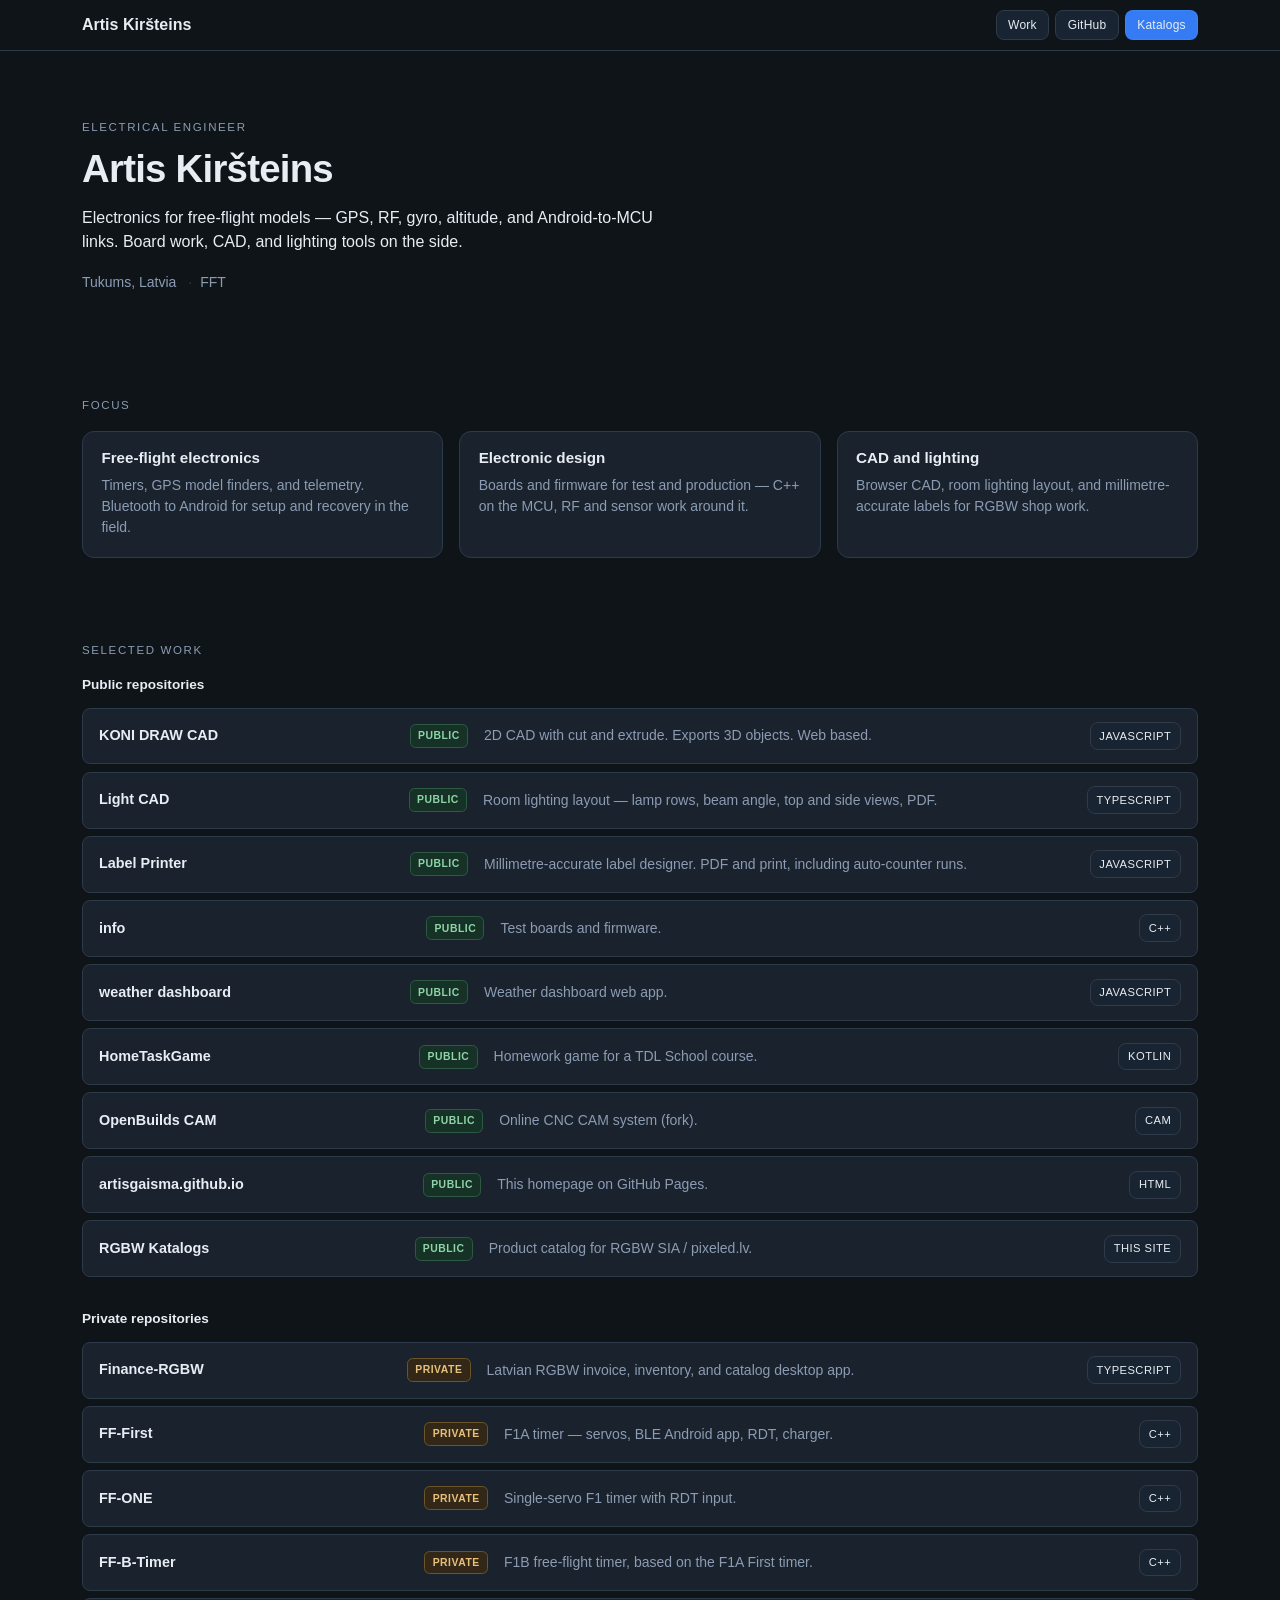
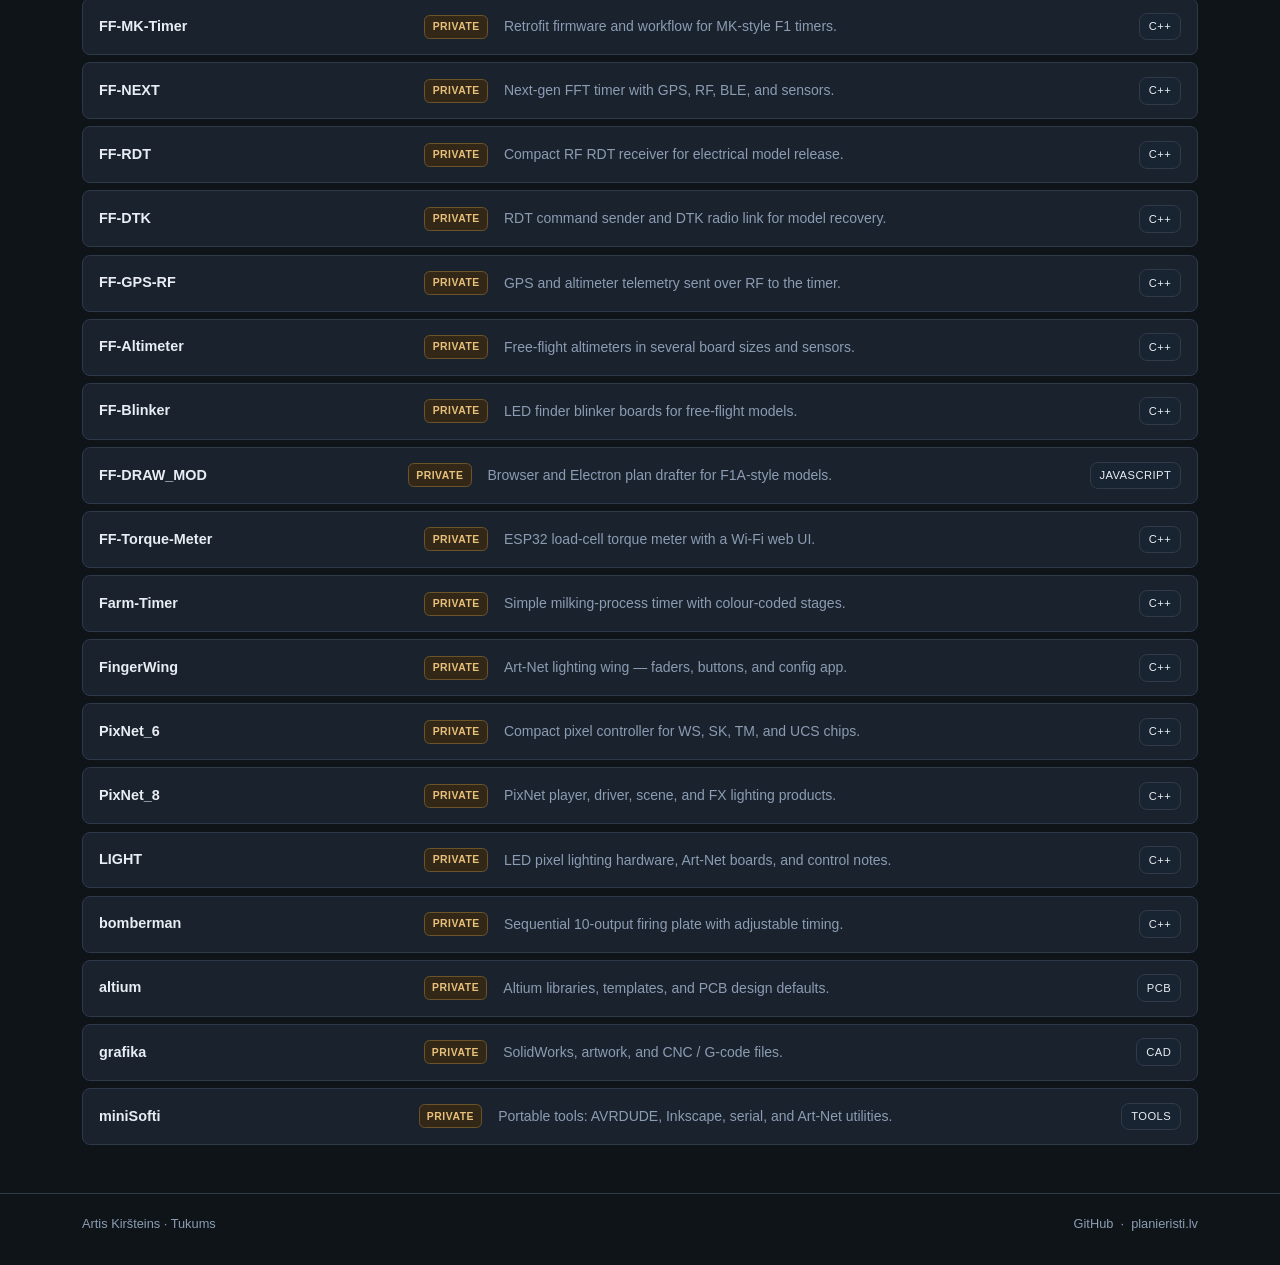
<file: index.html>
<!doctype html>
<html lang="en">
  <head>
    <meta charset="utf-8" />
    <meta name="viewport" content="width=device-width, initial-scale=1" />
    <meta name="color-scheme" content="dark" />
    <title>Artis Kiršteins</title>
    <meta
      name="description"
      content="Electrical engineer. Free-flight model electronics, electronic design, CAD and lighting tools."
    />
    <style>
      html,
      body {
        background: #0f1419 !important;
        color: #e8edf4 !important;
      }
    </style>
    <link
      href="https://cdn.jsdelivr.net/npm/bootstrap@5.3.3/dist/css/bootstrap.min.css"
      rel="stylesheet"
    />
    <link rel="stylesheet" href="css/styles.css?v=4" />
  </head>
  <body>
    <header class="site-header">
      <nav class="navbar navbar-expand-md" data-bs-theme="dark">
        <div class="container">
          <a class="navbar-brand brand mb-0" href="#">Artis Kiršteins</a>
          <button
            class="navbar-toggler"
            type="button"
            data-bs-toggle="collapse"
            data-bs-target="#nav"
            aria-controls="nav"
            aria-expanded="false"
            aria-label="Menu"
          >
            <span class="navbar-toggler-icon"></span>
          </button>
          <div class="collapse navbar-collapse justify-content-end" id="nav">
            <div class="navbar-nav nav-pills-row">
              <a class="nav-link nav-pill" href="#work">Work</a>
              <a class="nav-link nav-pill" href="https://github.com/artisgaisma">GitHub</a>
              <a class="nav-link nav-pill nav-pill-accent" href="katalogs/">Katalogs</a>
            </div>
          </div>
        </div>
      </nav>
    </header>

    <main>
      <section class="hero">
        <div class="container">
          <p class="kicker">Electrical engineer</p>
          <h1>Artis Kiršteins</h1>
          <p class="lede">
            Electronics for free-flight models — GPS, RF, gyro, altitude, and
            Android-to-MCU links. Board work, CAD, and lighting tools on the side.
          </p>
          <p class="meta">
            <span>Tukums, Latvia</span>
            <span>FFT</span>
          </p>
        </div>
      </section>

      <section id="focus">
        <div class="container">
          <p class="section-label">Focus</p>
          <div class="row g-3">
            <div class="col-md-4">
              <div class="focus-card">
                <h2>Free-flight electronics</h2>
                <p>
                  Timers, GPS model finders, and telemetry. Bluetooth to Android
                  for setup and recovery in the field.
                </p>
              </div>
            </div>
            <div class="col-md-4">
              <div class="focus-card">
                <h2>Electronic design</h2>
                <p>
                  Boards and firmware for test and production — C++ on the MCU,
                  RF and sensor work around it.
                </p>
              </div>
            </div>
            <div class="col-md-4">
              <div class="focus-card">
                <h2>CAD and lighting</h2>
                <p>
                  Browser CAD, room lighting layout, and millimetre-accurate
                  labels for RGBW shop work.
                </p>
              </div>
            </div>
          </div>
        </div>
      </section>

      <section id="work">
        <div class="container">
          <p class="section-label">Selected work</p>
          <p class="work-subhead">Public repositories</p>
          <div class="work-list">
            <a href="https://github.com/artisgaisma/KONI-DRAW-CAD">
              <span class="work-name">KONI DRAW CAD</span>
              <span class="work-vis work-vis-public">Public</span>
              <span class="work-note">2D CAD with cut and extrude. Exports 3D objects. Web based.</span>
              <span class="work-tag">JavaScript</span>
            </a>
            <a href="https://github.com/artisgaisma/Light-CAD">
              <span class="work-name">Light CAD</span>
              <span class="work-vis work-vis-public">Public</span>
              <span class="work-note">Room lighting layout — lamp rows, beam angle, top and side views, PDF.</span>
              <span class="work-tag">TypeScript</span>
            </a>
            <a href="https://github.com/artisgaisma/Label-Printer-RGBW">
              <span class="work-name">Label Printer</span>
              <span class="work-vis work-vis-public">Public</span>
              <span class="work-note">Millimetre-accurate label designer. PDF and print, including auto-counter runs.</span>
              <span class="work-tag">JavaScript</span>
            </a>
            <a href="https://github.com/artisgaisma/info">
              <span class="work-name">info</span>
              <span class="work-vis work-vis-public">Public</span>
              <span class="work-note">Test boards and firmware.</span>
              <span class="work-tag">C++</span>
            </a>
            <a href="https://github.com/artisgaisma/weather_dashboard_01">
              <span class="work-name">weather dashboard</span>
              <span class="work-vis work-vis-public">Public</span>
              <span class="work-note">Weather dashboard web app.</span>
              <span class="work-tag">JavaScript</span>
            </a>
            <a href="https://github.com/artisgaisma/HomeTaskGame">
              <span class="work-name">HomeTaskGame</span>
              <span class="work-vis work-vis-public">Public</span>
              <span class="work-note">Homework game for a TDL School course.</span>
              <span class="work-tag">Kotlin</span>
            </a>
            <a href="https://github.com/artisgaisma/OpenBuilds-CAM">
              <span class="work-name">OpenBuilds CAM</span>
              <span class="work-vis work-vis-public">Public</span>
              <span class="work-note">Online CNC CAM system (fork).</span>
              <span class="work-tag">CAM</span>
            </a>
            <a href="https://github.com/artisgaisma/artisgaisma.github.io">
              <span class="work-name">artisgaisma.github.io</span>
              <span class="work-vis work-vis-public">Public</span>
              <span class="work-note">This homepage on GitHub Pages.</span>
              <span class="work-tag">HTML</span>
            </a>
            <a href="katalogs/">
              <span class="work-name">RGBW Katalogs</span>
              <span class="work-vis work-vis-public">Public</span>
              <span class="work-note">Product catalog for RGBW SIA / pixeled.lv.</span>
              <span class="work-tag">This site</span>
            </a>
          </div>
          <p class="work-subhead">Private repositories</p>
          <div class="work-list">
            <a href="https://github.com/artisgaisma/Finance-RGBW">
              <span class="work-name">Finance-RGBW</span>
              <span class="work-vis work-vis-private">Private</span>
              <span class="work-note">Latvian RGBW invoice, inventory, and catalog desktop app.</span>
              <span class="work-tag">TypeScript</span>
            </a>
            <a href="https://github.com/artisgaisma/FF-First">
              <span class="work-name">FF-First</span>
              <span class="work-vis work-vis-private">Private</span>
              <span class="work-note">F1A timer — servos, BLE Android app, RDT, charger.</span>
              <span class="work-tag">C++</span>
            </a>
            <a href="https://github.com/artisgaisma/FF-ONE">
              <span class="work-name">FF-ONE</span>
              <span class="work-vis work-vis-private">Private</span>
              <span class="work-note">Single-servo F1 timer with RDT input.</span>
              <span class="work-tag">C++</span>
            </a>
            <a href="https://github.com/artisgaisma/FF-B-Timer">
              <span class="work-name">FF-B-Timer</span>
              <span class="work-vis work-vis-private">Private</span>
              <span class="work-note">F1B free-flight timer, based on the F1A First timer.</span>
              <span class="work-tag">C++</span>
            </a>
            <a href="https://github.com/artisgaisma/FF-MK-Timer">
              <span class="work-name">FF-MK-Timer</span>
              <span class="work-vis work-vis-private">Private</span>
              <span class="work-note">Retrofit firmware and workflow for MK-style F1 timers.</span>
              <span class="work-tag">C++</span>
            </a>
            <a href="https://github.com/artisgaisma/FF-NEXT">
              <span class="work-name">FF-NEXT</span>
              <span class="work-vis work-vis-private">Private</span>
              <span class="work-note">Next-gen FFT timer with GPS, RF, BLE, and sensors.</span>
              <span class="work-tag">C++</span>
            </a>
            <a href="https://github.com/artisgaisma/FF-RDT">
              <span class="work-name">FF-RDT</span>
              <span class="work-vis work-vis-private">Private</span>
              <span class="work-note">Compact RF RDT receiver for electrical model release.</span>
              <span class="work-tag">C++</span>
            </a>
            <a href="https://github.com/artisgaisma/FF-DTK">
              <span class="work-name">FF-DTK</span>
              <span class="work-vis work-vis-private">Private</span>
              <span class="work-note">RDT command sender and DTK radio link for model recovery.</span>
              <span class="work-tag">C++</span>
            </a>
            <a href="https://github.com/artisgaisma/FF-GPS-RF">
              <span class="work-name">FF-GPS-RF</span>
              <span class="work-vis work-vis-private">Private</span>
              <span class="work-note">GPS and altimeter telemetry sent over RF to the timer.</span>
              <span class="work-tag">C++</span>
            </a>
            <a href="https://github.com/artisgaisma/FF-Altimeter">
              <span class="work-name">FF-Altimeter</span>
              <span class="work-vis work-vis-private">Private</span>
              <span class="work-note">Free-flight altimeters in several board sizes and sensors.</span>
              <span class="work-tag">C++</span>
            </a>
            <a href="https://github.com/artisgaisma/FF-Blinker">
              <span class="work-name">FF-Blinker</span>
              <span class="work-vis work-vis-private">Private</span>
              <span class="work-note">LED finder blinker boards for free-flight models.</span>
              <span class="work-tag">C++</span>
            </a>
            <a href="https://github.com/artisgaisma/FF-DRAW_MOD">
              <span class="work-name">FF-DRAW_MOD</span>
              <span class="work-vis work-vis-private">Private</span>
              <span class="work-note">Browser and Electron plan drafter for F1A-style models.</span>
              <span class="work-tag">JavaScript</span>
            </a>
            <a href="https://github.com/artisgaisma/FF-Torque-Meter">
              <span class="work-name">FF-Torque-Meter</span>
              <span class="work-vis work-vis-private">Private</span>
              <span class="work-note">ESP32 load-cell torque meter with a Wi-Fi web UI.</span>
              <span class="work-tag">C++</span>
            </a>
            <a href="https://github.com/artisgaisma/Farm-Timer">
              <span class="work-name">Farm-Timer</span>
              <span class="work-vis work-vis-private">Private</span>
              <span class="work-note">Simple milking-process timer with colour-coded stages.</span>
              <span class="work-tag">C++</span>
            </a>
            <a href="https://github.com/artisgaisma/FingerWing">
              <span class="work-name">FingerWing</span>
              <span class="work-vis work-vis-private">Private</span>
              <span class="work-note">Art-Net lighting wing — faders, buttons, and config app.</span>
              <span class="work-tag">C++</span>
            </a>
            <a href="https://github.com/artisgaisma/PixNet_6">
              <span class="work-name">PixNet_6</span>
              <span class="work-vis work-vis-private">Private</span>
              <span class="work-note">Compact pixel controller for WS, SK, TM, and UCS chips.</span>
              <span class="work-tag">C++</span>
            </a>
            <a href="https://github.com/artisgaisma/PixNet_8">
              <span class="work-name">PixNet_8</span>
              <span class="work-vis work-vis-private">Private</span>
              <span class="work-note">PixNet player, driver, scene, and FX lighting products.</span>
              <span class="work-tag">C++</span>
            </a>
            <a href="https://github.com/artisgaisma/LIGHT">
              <span class="work-name">LIGHT</span>
              <span class="work-vis work-vis-private">Private</span>
              <span class="work-note">LED pixel lighting hardware, Art-Net boards, and control notes.</span>
              <span class="work-tag">C++</span>
            </a>
            <a href="https://github.com/artisgaisma/bomberman">
              <span class="work-name">bomberman</span>
              <span class="work-vis work-vis-private">Private</span>
              <span class="work-note">Sequential 10-output firing plate with adjustable timing.</span>
              <span class="work-tag">C++</span>
            </a>
            <a href="https://github.com/artisgaisma/altium">
              <span class="work-name">altium</span>
              <span class="work-vis work-vis-private">Private</span>
              <span class="work-note">Altium libraries, templates, and PCB design defaults.</span>
              <span class="work-tag">PCB</span>
            </a>
            <a href="https://github.com/artisgaisma/grafika">
              <span class="work-name">grafika</span>
              <span class="work-vis work-vis-private">Private</span>
              <span class="work-note">SolidWorks, artwork, and CNC / G-code files.</span>
              <span class="work-tag">CAD</span>
            </a>
            <a href="https://github.com/artisgaisma/miniSofti">
              <span class="work-name">miniSofti</span>
              <span class="work-vis work-vis-private">Private</span>
              <span class="work-note">Portable tools: AVRDUDE, Inkscape, serial, and Art-Net utilities.</span>
              <span class="work-tag">Tools</span>
            </a>
          </div>
        </div>
      </section>
    </main>

    <footer class="site-footer">
      <div class="container d-flex flex-wrap justify-content-between gap-2">
        <span>Artis Kiršteins · Tukums</span>
        <span>
          <a href="https://github.com/artisgaisma">GitHub</a>
          &nbsp;·&nbsp;
          <a href="https://www.planieristi.lv">planieristi.lv</a>
        </span>
      </div>
    </footer>

    <script src="https://cdn.jsdelivr.net/npm/bootstrap@5.3.3/dist/js/bootstrap.bundle.min.js"></script>
  </body>
</html>
</file>
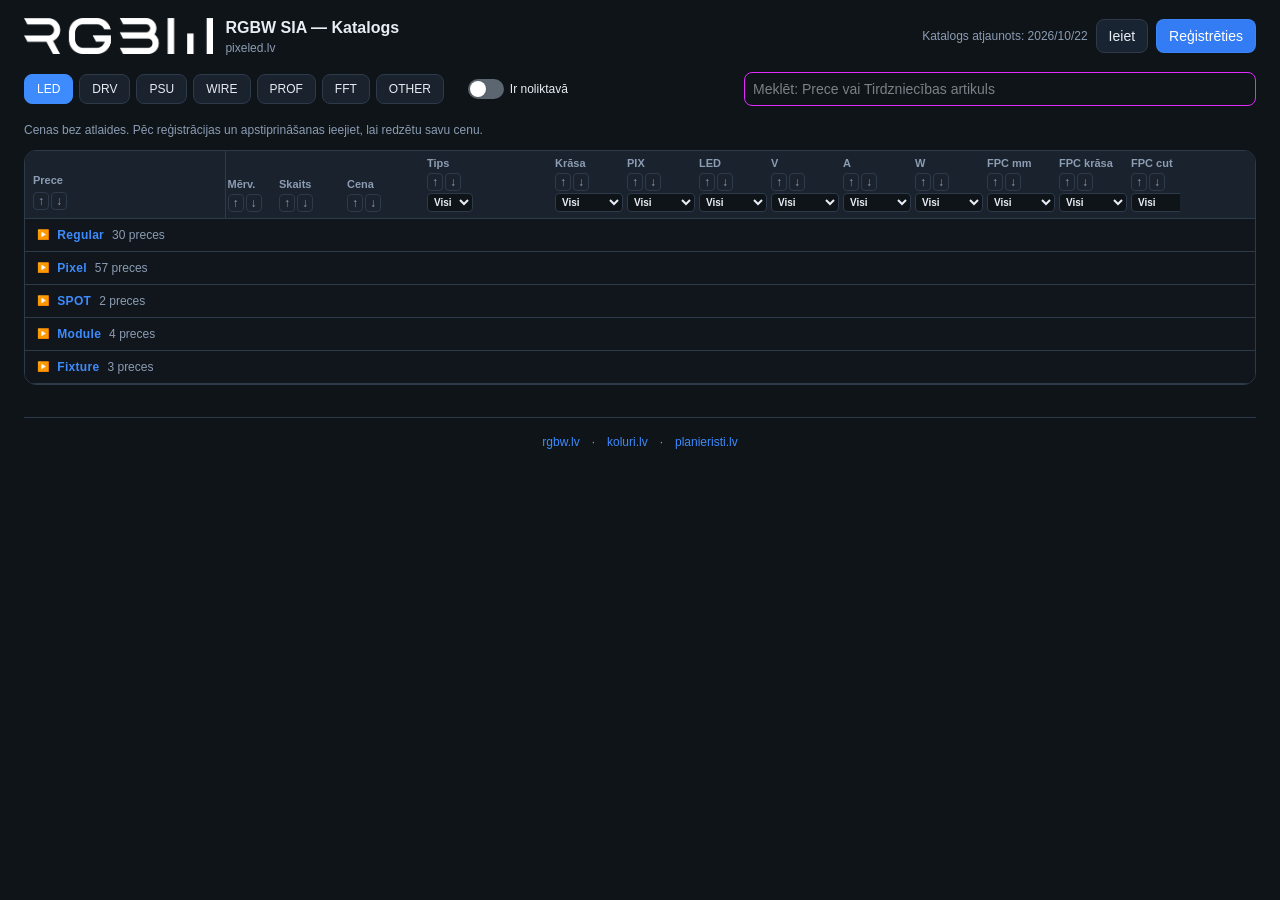
<file: katalogs/index.html>
<!doctype html>
<html lang="lv">
  <head>
    <meta charset="UTF-8" />
    <meta name="viewport" content="width=device-width, initial-scale=1, viewport-fit=cover" />
    <title>RGBW — Katalogs</title>
    <script type="module" crossorigin src="/katalogs/assets/index-CLmiwscr.js"></script>
    <link rel="stylesheet" crossorigin href="/katalogs/assets/index-CoXxeTsY.css">
  </head>
  <body class="min-h-screen antialiased font-sans text-[15px]">
    <div id="root"></div>
  </body>
</html>
</file>
<file: css/styles.css>
:root {
  --bg: #0f1419;
  --surface: #1a222d;
  --border: #2d3a4a;
  --text: #e8edf4;
  --muted: #8b9cb3;
  --accent: #3d8bfd;
  --btn: #182432;
  --btn-border: #303a49;
  --bs-body-bg: #0f1419;
  --bs-body-color: #e8edf4;
}

html {
  scroll-behavior: smooth;
  background: #0f1419;
}

body {
  font-family: -apple-system, BlinkMacSystemFont, "Segoe UI", Roboto, "Helvetica Neue",
    "Noto Sans", Arial, sans-serif;
  background: #0f1419 !important;
  color: #e8edf4 !important;
  font-size: 15px;
  line-height: 1.5;
  -webkit-font-smoothing: antialiased;
}

a {
  color: var(--accent);
  text-decoration: none;
}

a:hover {
  color: #6aa8ff;
}

.site-header {
  border-bottom: 1px solid var(--border);
  background: var(--bg);
}

.brand {
  font-weight: 600;
  font-size: 1rem;
  color: var(--text);
  text-decoration: none;
}

.brand:hover {
  color: var(--text);
}

.nav-pills-row {
  flex-direction: row;
  flex-wrap: wrap;
  gap: 0.4rem;
  align-items: center;
}

.nav-link.nav-pill {
  color: var(--text) !important;
  background: var(--btn);
  border: 1px solid var(--btn-border);
  border-radius: 0.5rem;
  font-size: 0.75rem;
  font-weight: 500;
  letter-spacing: 0.02em;
  text-transform: none;
  padding: 0.4rem 0.7rem !important;
  margin: 0;
  line-height: 1.25;
  transition: border-color 0.12s, background-color 0.12s, color 0.12s;
}

.nav-link.nav-pill:hover,
.nav-link.nav-pill:focus {
  color: var(--text) !important;
  background: #1a2736;
  border-color: #ffffff7c;
}

.nav-pill-accent {
  background: color-mix(in srgb, var(--accent) 75%, #1d4ed8) !important;
  border-color: color-mix(in srgb, var(--accent) 65%, transparent) !important;
  color: #fff !important;
}

.nav-pill-accent:hover,
.nav-pill-accent:focus {
  background: var(--accent) !important;
  border-color: var(--accent) !important;
  color: #fff !important;
}

.navbar-toggler {
  border: 1px solid var(--border);
  border-radius: 0.5rem;
  padding: 0.3rem 0.45rem;
}

.navbar-toggler:focus {
  box-shadow: 0 0 0 2px color-mix(in srgb, var(--accent) 50%, transparent);
}

.hero {
  padding: 4.25rem 0 3.25rem;
}

.kicker {
  font-size: 0.72rem;
  letter-spacing: 0.14em;
  text-transform: uppercase;
  color: var(--muted);
  margin-bottom: 0.7rem;
}

.hero h1 {
  font-weight: 600;
  font-size: clamp(1.85rem, 4vw, 2.4rem);
  letter-spacing: -0.02em;
  line-height: 1.15;
  margin-bottom: 0.9rem;
}

.lede {
  font-size: 1rem;
  color: var(--text);
  max-width: 38rem;
  margin-bottom: 1.15rem;
}

.meta {
  color: var(--muted);
  font-size: 0.875rem;
}

.meta span + span::before {
  content: "·";
  margin: 0 0.5rem;
  color: var(--border);
}

section {
  padding: 2.25rem 0 3rem;
}

.section-label {
  font-size: 0.72rem;
  letter-spacing: 0.14em;
  text-transform: uppercase;
  color: var(--muted);
  margin-bottom: 1rem;
}

.focus-card {
  height: 100%;
  background: var(--surface);
  border: 1px solid var(--border);
  border-radius: 0.75rem;
  padding: 1.1rem 1.15rem 1.2rem;
}

.focus-card h2 {
  font-size: 0.95rem;
  font-weight: 600;
  margin-bottom: 0.45rem;
}

.focus-card p {
  color: var(--muted);
  font-size: 0.875rem;
  margin-bottom: 0;
}

.work-subhead {
  font-size: 0.85rem;
  font-weight: 600;
  color: var(--text);
  margin: 0 0 0.75rem;
}

.work-subhead + .work-list + .work-subhead {
  margin-top: 2rem;
}

.work-list {
  display: flex;
  flex-direction: column;
  gap: 0.45rem;
}

.work-list a {
  display: grid;
  grid-template-columns: minmax(9.5rem, 0.85fr) auto minmax(12rem, 1.7fr) auto;
  gap: 0.75rem 1rem;
  align-items: center;
  padding: 0.85rem 1rem;
  background: var(--surface);
  border: 1px solid var(--border);
  border-radius: 0.5rem;
  color: inherit;
  text-decoration: none;
  transition: border-color 0.12s, background-color 0.12s;
}

.work-list a:hover {
  border-color: var(--accent);
  background: color-mix(in srgb, var(--surface) 88%, var(--accent));
}

.work-list a:hover .work-name {
  color: var(--accent);
}

.work-name {
  font-weight: 600;
  font-size: 0.9rem;
}

.work-note {
  color: var(--muted);
  font-size: 0.875rem;
}

.work-vis {
  font-size: 0.65rem;
  font-weight: 600;
  letter-spacing: 0.05em;
  text-transform: uppercase;
  border-radius: 0.35rem;
  padding: 0.2rem 0.45rem;
  text-align: center;
  white-space: nowrap;
}

.work-vis-public {
  color: #8fd4a8;
  background: #163226;
  border: 1px solid #2d5a42;
}

.work-vis-private {
  color: #e8c07a;
  background: #332818;
  border: 1px solid #6b5428;
}

.work-tag {
  font-size: 0.7rem;
  font-weight: 500;
  letter-spacing: 0.04em;
  text-transform: uppercase;
  color: var(--text);
  background: var(--btn);
  border: 1px solid var(--btn-border);
  border-radius: 0.5rem;
  padding: 0.28rem 0.55rem;
  text-align: center;
  white-space: nowrap;
}

.site-footer {
  border-top: 1px solid var(--border);
  padding: 1.25rem 0 2rem;
  color: var(--muted);
  font-size: 0.8rem;
}

.site-footer a {
  color: var(--muted);
}

.site-footer a:hover {
  color: var(--accent);
}

@media (max-width: 767.98px) {
  .hero {
    padding: 2.75rem 0 2rem;
  }

  .navbar-collapse {
    padding-top: 0.75rem;
    padding-bottom: 0.5rem;
  }

  .work-list a {
    grid-template-columns: 1fr auto auto;
    grid-template-areas:
      "name vis tag"
      "note note note";
    gap: 0.3rem 0.75rem;
  }

  .work-name {
    grid-area: name;
  }

  .work-vis {
    grid-area: vis;
  }

  .work-note {
    grid-area: note;
  }

  .work-tag {
    grid-area: tag;
  }
}
</file>
<file: katalogs/assets/index-CoXxeTsY.css>
/*! tailwindcss v4.3.3 | MIT License | https://tailwindcss.com */@layer properties;@layer theme,base,components,utilities;@layer theme{:root,:host{--font-sans: -apple-system, BlinkMacSystemFont, "Segoe UI", Roboto, "Helvetica Neue", "Noto Sans", Arial, sans-serif, "Apple Color Emoji", "Segoe UI Emoji", "Segoe UI Symbol", "Noto Color Emoji";--font-mono: ui-monospace, SFMono-Regular, Menlo, Monaco, Consolas, "Liberation Mono", "Courier New", monospace;--color-red-300: oklch(80.8% .114 19.571);--color-red-400: oklch(70.4% .191 22.216);--color-red-900: oklch(39.6% .141 25.723);--color-red-950: oklch(25.8% .092 26.042);--color-orange-400: oklch(75% .183 55.934);--color-amber-300: oklch(87.9% .169 91.605);--color-amber-800: oklch(47.3% .137 46.201);--color-amber-950: oklch(27.9% .077 45.635);--color-emerald-400: oklch(76.5% .177 163.223);--color-blue-700: oklch(48.8% .243 264.376);--color-blue-950: oklch(28.2% .091 267.935);--color-fuchsia-500: oklch(66.7% .295 322.15);--color-fuchsia-700: oklch(51.8% .253 323.949);--color-fuchsia-950: oklch(29.3% .136 325.661);--color-black: #000;--color-white: #fff;--spacing: .25rem;--container-md: 28rem;--container-lg: 32rem;--container-4xl: 56rem;--text-xs: .75rem;--text-xs--line-height: calc(1 / .75);--text-sm: .875rem;--text-sm--line-height: calc(1.25 / .875);--text-base: 1rem;--text-base--line-height: 1.5 ;--text-lg: 1.125rem;--text-lg--line-height: calc(1.75 / 1.125);--text-xl: 1.25rem;--text-xl--line-height: calc(1.75 / 1.25);--font-weight-normal: 400;--font-weight-medium: 500;--font-weight-semibold: 600;--tracking-normal: 0em;--tracking-wide: .025em;--leading-tight: 1.25;--leading-snug: 1.375;--radius-lg: .5rem;--radius-xl: .75rem;--default-transition-duration: .15s;--default-transition-timing-function: cubic-bezier(.4, 0, .2, 1);--default-font-family: var(--font-sans);--default-mono-font-family: var(--font-mono)}}@layer base{*,:after,:before,::backdrop,::file-selector-button{box-sizing:border-box;margin:0;padding:0;border:0 solid}html,:host{line-height:1.5;-webkit-text-size-adjust:100%;-moz-tab-size:4;tab-size:4;font-family:var(--default-font-family, -apple-system, BlinkMacSystemFont, "Segoe UI", Roboto, "Helvetica Neue", "Noto Sans", Arial, sans-serif, "Apple Color Emoji", "Segoe UI Emoji", "Segoe UI Symbol", "Noto Color Emoji");font-feature-settings:var(--default-font-feature-settings, normal);font-variation-settings:var(--default-font-variation-settings, normal);-webkit-tap-highlight-color:transparent}hr{height:0;color:inherit;border-top-width:1px}abbr:where([title]){-webkit-text-decoration:underline dotted;text-decoration:underline dotted}h1,h2,h3,h4,h5,h6{font-size:inherit;font-weight:inherit}a{color:inherit;-webkit-text-decoration:inherit;text-decoration:inherit}b,strong{font-weight:bolder}code,kbd,samp,pre{font-family:var(--default-mono-font-family, ui-monospace, SFMono-Regular, Menlo, Monaco, Consolas, "Liberation Mono", "Courier New", monospace);font-feature-settings:var(--default-mono-font-feature-settings, normal);font-variation-settings:var(--default-mono-font-variation-settings, normal);font-size:1em}small{font-size:80%}sub,sup{font-size:75%;line-height:0;position:relative;vertical-align:baseline}sub{bottom:-.25em}sup{top:-.5em}table{text-indent:0;border-color:inherit;border-collapse:collapse}:-moz-focusring:where(:not(iframe)){outline:auto}progress{vertical-align:baseline}summary{display:list-item}ol,ul,menu{list-style:none}img,svg,video,canvas,audio,iframe,embed,object{display:block;vertical-align:middle}img,video{max-width:100%;height:auto}button,input,select,optgroup,textarea,::file-selector-button{font:inherit;font-feature-settings:inherit;font-variation-settings:inherit;letter-spacing:inherit;color:inherit;border-radius:0;background-color:transparent;opacity:1}:where(select:is([multiple],[size])) optgroup{font-weight:bolder}:where(select:is([multiple],[size])) optgroup option{padding-inline-start:20px}::file-selector-button{margin-inline-end:4px}::placeholder{opacity:1}@supports (not (-webkit-appearance: -apple-pay-button)) or (contain-intrinsic-size: 1px){::placeholder{color:currentcolor}@supports (color: color-mix(in lab,red,red)){::placeholder{color:color-mix(in oklab,currentcolor 50%,transparent)}}}textarea{resize:vertical}::-webkit-search-decoration{-webkit-appearance:none}::-webkit-date-and-time-value{min-height:1lh;text-align:inherit}::-webkit-datetime-edit{display:inline-flex}::-webkit-datetime-edit-fields-wrapper{padding:0}::-webkit-datetime-edit,::-webkit-datetime-edit-year-field,::-webkit-datetime-edit-month-field,::-webkit-datetime-edit-day-field,::-webkit-datetime-edit-hour-field,::-webkit-datetime-edit-minute-field,::-webkit-datetime-edit-second-field,::-webkit-datetime-edit-millisecond-field,::-webkit-datetime-edit-meridiem-field{padding-block:0}::-webkit-calendar-picker-indicator{line-height:1}:-moz-ui-invalid{box-shadow:none}button,input:where([type=button],[type=reset],[type=submit]),::file-selector-button{-webkit-appearance:button;-moz-appearance:button;appearance:button}::-webkit-inner-spin-button,::-webkit-outer-spin-button{height:auto}[hidden]:where(:not([hidden=until-found])){display:none!important}}@layer utilities{.sr-only{position:absolute;width:1px;height:1px;padding:0;margin:-1px;overflow:hidden;clip-path:inset(50%);white-space:nowrap;border-width:0}.absolute{position:absolute}.fixed{position:fixed}.relative{position:relative}.sticky{position:sticky}.inset-0{top:0;right:0;bottom:0;left:0}.top-0{top:0}.top-0\.5{top:calc(var(--spacing) * .5)}.right-0{right:0}.left-0{left:0}.left-0\.5{left:calc(var(--spacing) * .5)}.z-10{z-index:10}.z-20{z-index:20}.z-40{z-index:40}.z-50{z-index:50}.z-\[70\]{z-index:70}.order-1{order:1}.order-2{order:2}.-mx-0\.5{margin-inline:calc(var(--spacing) * -.5)}.mx-auto{margin-inline:auto}.my-4{margin-block:calc(var(--spacing) * 4)}.mt-0\.5{margin-top:calc(var(--spacing) * .5)}.mt-1{margin-top:var(--spacing)}.mt-6{margin-top:calc(var(--spacing) * 6)}.mt-8{margin-top:calc(var(--spacing) * 8)}.mb-3{margin-bottom:calc(var(--spacing) * 3)}.mb-4{margin-bottom:calc(var(--spacing) * 4)}.ml-0{margin-left:0}.ml-2{margin-left:calc(var(--spacing) * 2)}.box-border{box-sizing:border-box}.block{display:block}.flex{display:flex}.grid{display:grid}.hidden{display:none}.inline-flex{display:inline-flex}.table{display:table}.h-4{height:calc(var(--spacing) * 4)}.h-5{height:calc(var(--spacing) * 5)}.h-7{height:calc(var(--spacing) * 7)}.h-9{height:calc(var(--spacing) * 9)}.h-24{height:calc(var(--spacing) * 24)}.max-h-40{max-height:calc(var(--spacing) * 40)}.min-h-0{min-height:0px}.min-h-screen{min-height:100vh}.w-4{width:calc(var(--spacing) * 4)}.w-9{width:calc(var(--spacing) * 9)}.w-\[3\.25rem\]{width:3.25rem}.w-\[4\.25rem\]{width:4.25rem}.w-\[4\.75rem\]{width:4.75rem}.w-\[5rem\]{width:5rem}.w-\[8rem\]{width:8rem}.w-\[10\.5rem\]{width:10.5rem}.w-\[72px\]{width:72px}.w-\[200px\]{width:200px}.w-auto{width:auto}.w-full{width:100%}.max-w-4xl{max-width:var(--container-4xl)}.max-w-\[3\.25rem\]{max-width:3.25rem}.max-w-\[4\.25rem\]{max-width:4.25rem}.max-w-\[5rem\]{max-width:5rem}.max-w-\[7rem\]{max-width:7rem}.max-w-\[8rem\]{max-width:8rem}.max-w-\[72px\]{max-width:72px}.max-w-\[100vw\]{max-width:100vw}.max-w-\[120px\]{max-width:120px}.max-w-\[200px\]{max-width:200px}.max-w-\[240px\]{max-width:240px}.max-w-full{max-width:100%}.max-w-md{max-width:var(--container-md)}.min-w-0{min-width:0px}.min-w-\[3\.25rem\]{min-width:3.25rem}.min-w-\[4\.25rem\]{min-width:4.25rem}.min-w-\[4\.75rem\]{min-width:4.75rem}.min-w-\[5rem\]{min-width:5rem}.min-w-\[8rem\]{min-width:8rem}.min-w-\[12rem\]{min-width:12rem}.min-w-\[72px\]{min-width:72px}.min-w-\[200px\]{min-width:200px}.flex-1{flex:1}.shrink-0{flex-shrink:0}.basis-48{flex-basis:calc(var(--spacing) * 48)}.border-collapse{border-collapse:collapse}.cursor-default{cursor:default}.cursor-help{cursor:help}.cursor-pointer{cursor:pointer}.resize{resize:both}.flex-col{flex-direction:column}.flex-wrap{flex-wrap:wrap}.items-center{align-items:center}.items-start{align-items:flex-start}.justify-between{justify-content:space-between}.justify-center{justify-content:center}.justify-end{justify-content:flex-end}.gap-0\.5{gap:calc(var(--spacing) * .5)}.gap-1{gap:var(--spacing)}.gap-1\.5{gap:calc(var(--spacing) * 1.5)}.gap-2{gap:calc(var(--spacing) * 2)}.gap-3{gap:calc(var(--spacing) * 3)}.gap-4{gap:calc(var(--spacing) * 4)}:where(.space-y-2>:not(:last-child)){--tw-space-y-reverse: 0;margin-block-start:calc(calc(var(--spacing) * 2) * var(--tw-space-y-reverse));margin-block-end:calc(calc(var(--spacing) * 2) * calc(1 - var(--tw-space-y-reverse)))}.gap-x-3{column-gap:calc(var(--spacing) * 3)}.gap-y-1{row-gap:var(--spacing)}.truncate{overflow:hidden;text-overflow:ellipsis;white-space:nowrap}.overflow-hidden{overflow:hidden}.overflow-x-auto{overflow-x:auto}.overflow-y-auto{overflow-y:auto}.rounded{border-radius:.25rem}.rounded-full{border-radius:calc(infinity * 1px)}.rounded-lg{border-radius:var(--radius-lg)}.rounded-xl{border-radius:var(--radius-xl)}.border{border-style:var(--tw-border-style);border-width:1px}.border-0{border-style:var(--tw-border-style);border-width:0px}.border-y{border-block-style:var(--tw-border-style);border-block-width:1px}.border-t{border-top-style:var(--tw-border-style);border-top-width:1px}.border-r{border-right-style:var(--tw-border-style);border-right-width:1px}.border-b{border-bottom-style:var(--tw-border-style);border-bottom-width:1px}.border-l{border-left-style:var(--tw-border-style);border-left-width:1px}.border-\[var\(--accent\)\]{border-color:var(--accent)}.border-\[var\(--border\)\]{border-color:var(--border)}.border-fuchsia-500{border-color:var(--color-fuchsia-500)}.bg-\[\#5c6670\]{background-color:#5c6670}.bg-\[\#232a33\]{background-color:#232a33}.bg-\[var\(--accent\)\]{background-color:var(--accent)}.bg-\[var\(--accent\)\]\/15{background-color:var(--accent)}@supports (color: color-mix(in lab,red,red)){.bg-\[var\(--accent\)\]\/15{background-color:color-mix(in oklab,var(--accent) 15%,transparent)}}.bg-\[var\(--bg\)\]{background-color:var(--bg)}.bg-\[var\(--bg\)\]\/85{background-color:var(--bg)}@supports (color: color-mix(in lab,red,red)){.bg-\[var\(--bg\)\]\/85{background-color:color-mix(in oklab,var(--bg) 85%,transparent)}}.bg-\[var\(--surface\)\]{background-color:var(--surface)}.bg-amber-950\/35{background-color:color-mix(in srgb,oklch(27.9% .077 45.635) 35%,transparent)}@supports (color: color-mix(in lab,red,red)){.bg-amber-950\/35{background-color:color-mix(in oklab,var(--color-amber-950) 35%,transparent)}}.bg-black\/55{background-color:color-mix(in srgb,#000 55%,transparent)}@supports (color: color-mix(in lab,red,red)){.bg-black\/55{background-color:color-mix(in oklab,var(--color-black) 55%,transparent)}}.bg-black\/60{background-color:color-mix(in srgb,#000 60%,transparent)}@supports (color: color-mix(in lab,red,red)){.bg-black\/60{background-color:color-mix(in oklab,var(--color-black) 60%,transparent)}}.bg-blue-950\/35{background-color:color-mix(in srgb,oklch(28.2% .091 267.935) 35%,transparent)}@supports (color: color-mix(in lab,red,red)){.bg-blue-950\/35{background-color:color-mix(in oklab,var(--color-blue-950) 35%,transparent)}}.bg-fuchsia-950\/35{background-color:color-mix(in srgb,oklch(29.3% .136 325.661) 35%,transparent)}@supports (color: color-mix(in lab,red,red)){.bg-fuchsia-950\/35{background-color:color-mix(in oklab,var(--color-fuchsia-950) 35%,transparent)}}.bg-red-950\/40{background-color:color-mix(in srgb,oklch(25.8% .092 26.042) 40%,transparent)}@supports (color: color-mix(in lab,red,red)){.bg-red-950\/40{background-color:color-mix(in oklab,var(--color-red-950) 40%,transparent)}}.bg-white{background-color:var(--color-white)}.object-contain{object-fit:contain}.object-left{object-position:left}.p-1{padding:var(--spacing)}.p-2{padding:calc(var(--spacing) * 2)}.p-4{padding:calc(var(--spacing) * 4)}.p-8{padding:calc(var(--spacing) * 8)}.px-0\.5{padding-inline:calc(var(--spacing) * .5)}.px-1{padding-inline:var(--spacing)}.px-2{padding-inline:calc(var(--spacing) * 2)}.px-2\.5{padding-inline:calc(var(--spacing) * 2.5)}.px-3{padding-inline:calc(var(--spacing) * 3)}.py-0\.5{padding-block:calc(var(--spacing) * .5)}.py-1{padding-block:var(--spacing)}.py-1\.5{padding-block:calc(var(--spacing) * 1.5)}.py-2\.5{padding-block:calc(var(--spacing) * 2.5)}.py-3{padding-block:calc(var(--spacing) * 3)}.py-4{padding-block:calc(var(--spacing) * 4)}.pt-3{padding-top:calc(var(--spacing) * 3)}.pt-4{padding-top:calc(var(--spacing) * 4)}.pb-2{padding-bottom:calc(var(--spacing) * 2)}.pb-3{padding-bottom:calc(var(--spacing) * 3)}.text-center{text-align:center}.text-left{text-align:left}.align-bottom{vertical-align:bottom}.align-middle{vertical-align:middle}.font-mono{font-family:var(--font-mono)}.font-sans{font-family:var(--font-sans)}.text-base{font-size:var(--text-base);line-height:var(--tw-leading, var(--text-base--line-height))}.text-sm{font-size:var(--text-sm);line-height:var(--tw-leading, var(--text-sm--line-height))}.text-xs{font-size:var(--text-xs);line-height:var(--tw-leading, var(--text-xs--line-height))}.text-\[10px\]{font-size:10px}.text-\[11px\]{font-size:11px}.text-\[15px\]{font-size:15px}.leading-none{--tw-leading: 1;line-height:1}.leading-snug{--tw-leading: var(--leading-snug);line-height:var(--leading-snug)}.leading-tight{--tw-leading: var(--leading-tight);line-height:var(--leading-tight)}.font-medium{--tw-font-weight: var(--font-weight-medium);font-weight:var(--font-weight-medium)}.font-normal{--tw-font-weight: var(--font-weight-normal);font-weight:var(--font-weight-normal)}.font-semibold{--tw-font-weight: var(--font-weight-semibold);font-weight:var(--font-weight-semibold)}.tracking-normal{--tw-tracking: var(--tracking-normal);letter-spacing:var(--tracking-normal)}.tracking-wide{--tw-tracking: var(--tracking-wide);letter-spacing:var(--tracking-wide)}.\[overflow-wrap\:anywhere\]{overflow-wrap:anywhere}.break-words{overflow-wrap:break-word}.whitespace-normal{white-space:normal}.text-\[var\(--accent\)\]{color:var(--accent)}.text-\[var\(--muted\)\]{color:var(--muted)}.text-\[var\(--text\)\]{color:var(--text)}.text-amber-300{color:var(--color-amber-300)}.text-emerald-400{color:var(--color-emerald-400)}.text-orange-400{color:var(--color-orange-400)}.text-red-300{color:var(--color-red-300)}.text-red-400{color:var(--color-red-400)}.text-white{color:var(--color-white)}.normal-case{text-transform:none}.uppercase{text-transform:uppercase}.italic{font-style:italic}.tabular-nums{--tw-numeric-spacing: tabular-nums;font-variant-numeric:var(--tw-ordinal,) var(--tw-slashed-zero,) var(--tw-numeric-figure,) var(--tw-numeric-spacing,) var(--tw-numeric-fraction,)}.line-through{text-decoration-line:line-through}.antialiased{-webkit-font-smoothing:antialiased;-moz-osx-font-smoothing:grayscale}.shadow{--tw-shadow: 0 1px 3px 0 var(--tw-shadow-color, rgb(0 0 0 / .1)), 0 1px 2px -1px var(--tw-shadow-color, rgb(0 0 0 / .1));box-shadow:var(--tw-inset-shadow),var(--tw-inset-ring-shadow),var(--tw-ring-offset-shadow),var(--tw-ring-shadow),var(--tw-shadow)}.shadow-xl{--tw-shadow: 0 20px 25px -5px var(--tw-shadow-color, rgb(0 0 0 / .1)), 0 8px 10px -6px var(--tw-shadow-color, rgb(0 0 0 / .1));box-shadow:var(--tw-inset-shadow),var(--tw-inset-ring-shadow),var(--tw-ring-offset-shadow),var(--tw-ring-shadow),var(--tw-shadow)}.ring-1{--tw-ring-shadow: var(--tw-ring-inset,) 0 0 0 calc(1px + var(--tw-ring-offset-width)) var(--tw-ring-color, currentcolor);box-shadow:var(--tw-inset-shadow),var(--tw-inset-ring-shadow),var(--tw-ring-offset-shadow),var(--tw-ring-shadow),var(--tw-shadow)}.ring-amber-800\/45{--tw-ring-color: color-mix(in srgb, oklch(47.3% .137 46.201) 45%, transparent)}@supports (color: color-mix(in lab,red,red)){.ring-amber-800\/45{--tw-ring-color: color-mix(in oklab, var(--color-amber-800) 45%, transparent)}}.ring-blue-700\/45{--tw-ring-color: color-mix(in srgb, oklch(48.8% .243 264.376) 45%, transparent)}@supports (color: color-mix(in lab,red,red)){.ring-blue-700\/45{--tw-ring-color: color-mix(in oklab, var(--color-blue-700) 45%, transparent)}}.ring-fuchsia-700\/45{--tw-ring-color: color-mix(in srgb, oklch(51.8% .253 323.949) 45%, transparent)}@supports (color: color-mix(in lab,red,red)){.ring-fuchsia-700\/45{--tw-ring-color: color-mix(in oklab, var(--color-fuchsia-700) 45%, transparent)}}.ring-red-900\/50{--tw-ring-color: color-mix(in srgb, oklch(39.6% .141 25.723) 50%, transparent)}@supports (color: color-mix(in lab,red,red)){.ring-red-900\/50{--tw-ring-color: color-mix(in oklab, var(--color-red-900) 50%, transparent)}}.brightness-0{--tw-brightness: brightness(0%);filter:var(--tw-blur,) var(--tw-brightness,) var(--tw-contrast,) var(--tw-grayscale,) var(--tw-hue-rotate,) var(--tw-invert,) var(--tw-saturate,) var(--tw-sepia,) var(--tw-drop-shadow,)}.invert{--tw-invert: invert(100%);filter:var(--tw-blur,) var(--tw-brightness,) var(--tw-contrast,) var(--tw-grayscale,) var(--tw-hue-rotate,) var(--tw-invert,) var(--tw-saturate,) var(--tw-sepia,) var(--tw-drop-shadow,)}.transition-colors{transition-property:color,background-color,border-color,outline-color,text-decoration-color,fill,stroke,--tw-gradient-from,--tw-gradient-via,--tw-gradient-to;transition-timing-function:var(--tw-ease, var(--default-transition-timing-function));transition-duration:var(--tw-duration, var(--default-transition-duration))}.transition-transform{transition-property:transform,translate,scale,rotate;transition-timing-function:var(--tw-ease, var(--default-transition-timing-function));transition-duration:var(--tw-duration, var(--default-transition-duration))}.select-none{-webkit-user-select:none;user-select:none}.peer-checked\:translate-x-4:is(:where(.peer):checked~*){--tw-translate-x: calc(var(--spacing) * 4);translate:var(--tw-translate-x) var(--tw-translate-y)}.peer-checked\:bg-\[var\(--accent\)\]:is(:where(.peer):checked~*){background-color:var(--accent)}@media(hover:hover){.hover\:border-\[var\(--accent\)\]:hover{border-color:var(--accent)}.hover\:bg-\[var\(--surface\)\]\/60:hover{background-color:var(--surface)}@supports (color: color-mix(in lab,red,red)){.hover\:bg-\[var\(--surface\)\]\/60:hover{background-color:color-mix(in oklab,var(--surface) 60%,transparent)}}.hover\:text-\[var\(--accent\)\]:hover{color:var(--accent)}.hover\:text-\[var\(--text\)\]:hover{color:var(--text)}.hover\:underline:hover{text-decoration-line:underline}}.focus\:outline-none:focus{--tw-outline-style: none;outline-style:none}.focus-visible\:ring-2:focus-visible{--tw-ring-shadow: var(--tw-ring-inset,) 0 0 0 calc(2px + var(--tw-ring-offset-width)) var(--tw-ring-color, currentcolor);box-shadow:var(--tw-inset-shadow),var(--tw-inset-ring-shadow),var(--tw-ring-offset-shadow),var(--tw-ring-shadow),var(--tw-shadow)}.focus-visible\:ring-\[var\(--accent\)\]:focus-visible{--tw-ring-color: var(--accent)}@media(min-width:40rem){.sm\:order-1{order:1}.sm\:order-2{order:2}.sm\:ml-4{margin-left:calc(var(--spacing) * 4)}.sm\:ml-auto{margin-left:auto}.sm\:hidden{display:none}.sm\:inline{display:inline}.sm\:h-8{height:calc(var(--spacing) * 8)}.sm\:max-h-48{max-height:calc(var(--spacing) * 48)}.sm\:w-\[48\%\]{width:48%}.sm\:max-w-\[52\%\]{max-width:52%}.sm\:max-w-\[140px\]{max-width:140px}.sm\:max-w-\[270px\]{max-width:270px}.sm\:max-w-lg{max-width:var(--container-lg)}.sm\:flex-1{flex:1}.sm\:grid-cols-2{grid-template-columns:repeat(2,minmax(0,1fr))}.sm\:flex-row{flex-direction:row}.sm\:items-end{align-items:flex-end}.sm\:items-start{align-items:flex-start}.sm\:justify-between{justify-content:space-between}.sm\:gap-2{gap:calc(var(--spacing) * 2)}.sm\:gap-4{gap:calc(var(--spacing) * 4)}.sm\:object-right{object-position:right}.sm\:px-3{padding-inline:calc(var(--spacing) * 3)}.sm\:px-4{padding-inline:calc(var(--spacing) * 4)}.sm\:px-6{padding-inline:calc(var(--spacing) * 6)}.sm\:py-3{padding-block:calc(var(--spacing) * 3)}.sm\:py-5{padding-block:calc(var(--spacing) * 5)}.sm\:text-right{text-align:right}.sm\:text-lg{font-size:var(--text-lg);line-height:var(--tw-leading, var(--text-lg--line-height))}.sm\:text-xs{font-size:var(--text-xs);line-height:var(--tw-leading, var(--text-xs--line-height))}}@media(min-width:48rem){.md\:px-6{padding-inline:calc(var(--spacing) * 6)}.md\:text-xl{font-size:var(--text-xl);line-height:var(--tw-leading, var(--text-xl--line-height))}}}:root{--bg: #0f1419;--surface: #1a222d;--border: #2d3a4a;--text: #e8edf4;--muted: #8b9cb3;--accent: #3d8bfd}body{background:var(--bg);color:var(--text);padding-left:env(safe-area-inset-left);padding-right:env(safe-area-inset-right);padding-bottom:env(safe-area-inset-bottom)}input,textarea,select{direction:ltr!important;unicode-bidi:normal!important}.btn-ui{border-radius:.5rem;border:1px solid #303a49;background:#182432;padding:.375rem .75rem;font-size:.875rem;line-height:1.25rem;color:#e9edf3;transition:border-color .12s ease,background-color .12s ease,color .12s ease,opacity .12s ease}.btn-ui:hover{border-color:#ffffff7c;background:#1a2736}.btn-ui:disabled{opacity:.5}.btn-ui-primary{border-color:var(--accent);background:var(--accent);color:#fff}@supports (color: color-mix(in lab,red,red)){.btn-ui-primary{border-color:color-mix(in oklab,var(--accent) 65%,transparent)}}@supports (color: color-mix(in lab,red,red)){.btn-ui-primary{background:color-mix(in oklab,var(--accent) 75%,#1d4ed8)}}.btn-ui-primary:hover{border-color:var(--accent);background:var(--accent)}@supports (color: color-mix(in lab,red,red)){.btn-ui-primary:hover{border-color:color-mix(in oklab,var(--accent) 90%,white)}}@supports (color: color-mix(in lab,red,red)){.btn-ui-primary:hover{background:color-mix(in oklab,var(--accent) 82%,#1e40af28)}}@property --tw-space-y-reverse{syntax: "*"; inherits: false; initial-value: 0;}@property --tw-border-style{syntax: "*"; inherits: false; initial-value: solid;}@property --tw-leading{syntax: "*"; inherits: false;}@property --tw-font-weight{syntax: "*"; inherits: false;}@property --tw-tracking{syntax: "*"; inherits: false;}@property --tw-ordinal{syntax: "*"; inherits: false;}@property --tw-slashed-zero{syntax: "*"; inherits: false;}@property --tw-numeric-figure{syntax: "*"; inherits: false;}@property --tw-numeric-spacing{syntax: "*"; inherits: false;}@property --tw-numeric-fraction{syntax: "*"; inherits: false;}@property --tw-shadow{syntax: "*"; inherits: false; initial-value: 0 0 #0000;}@property --tw-shadow-color{syntax: "*"; inherits: false;}@property --tw-shadow-alpha{syntax: "<percentage>"; inherits: false; initial-value: 100%;}@property --tw-inset-shadow{syntax: "*"; inherits: false; initial-value: 0 0 #0000;}@property --tw-inset-shadow-color{syntax: "*"; inherits: false;}@property --tw-inset-shadow-alpha{syntax: "<percentage>"; inherits: false; initial-value: 100%;}@property --tw-ring-color{syntax: "*"; inherits: false;}@property --tw-ring-shadow{syntax: "*"; inherits: false; initial-value: 0 0 #0000;}@property --tw-inset-ring-color{syntax: "*"; inherits: false;}@property --tw-inset-ring-shadow{syntax: "*"; inherits: false; initial-value: 0 0 #0000;}@property --tw-ring-inset{syntax: "*"; inherits: false;}@property --tw-ring-offset-width{syntax: "<length>"; inherits: false; initial-value: 0px;}@property --tw-ring-offset-color{syntax: "*"; inherits: false; initial-value: #fff;}@property --tw-ring-offset-shadow{syntax: "*"; inherits: false; initial-value: 0 0 #0000;}@property --tw-blur{syntax: "*"; inherits: false;}@property --tw-brightness{syntax: "*"; inherits: false;}@property --tw-contrast{syntax: "*"; inherits: false;}@property --tw-grayscale{syntax: "*"; inherits: false;}@property --tw-hue-rotate{syntax: "*"; inherits: false;}@property --tw-invert{syntax: "*"; inherits: false;}@property --tw-opacity{syntax: "*"; inherits: false;}@property --tw-saturate{syntax: "*"; inherits: false;}@property --tw-sepia{syntax: "*"; inherits: false;}@property --tw-drop-shadow{syntax: "*"; inherits: false;}@property --tw-drop-shadow-color{syntax: "*"; inherits: false;}@property --tw-drop-shadow-alpha{syntax: "<percentage>"; inherits: false; initial-value: 100%;}@property --tw-drop-shadow-size{syntax: "*"; inherits: false;}@property --tw-translate-x{syntax: "*"; inherits: false; initial-value: 0;}@property --tw-translate-y{syntax: "*"; inherits: false; initial-value: 0;}@property --tw-translate-z{syntax: "*"; inherits: false; initial-value: 0;}@layer properties{@supports ((-webkit-hyphens: none) and (not (margin-trim: inline))) or ((-moz-orient: inline) and (not (color:rgb(from red r g b)))){*,:before,:after,::backdrop{--tw-space-y-reverse: 0;--tw-border-style: solid;--tw-leading: initial;--tw-font-weight: initial;--tw-tracking: initial;--tw-ordinal: initial;--tw-slashed-zero: initial;--tw-numeric-figure: initial;--tw-numeric-spacing: initial;--tw-numeric-fraction: initial;--tw-shadow: 0 0 #0000;--tw-shadow-color: initial;--tw-shadow-alpha: 100%;--tw-inset-shadow: 0 0 #0000;--tw-inset-shadow-color: initial;--tw-inset-shadow-alpha: 100%;--tw-ring-color: initial;--tw-ring-shadow: 0 0 #0000;--tw-inset-ring-color: initial;--tw-inset-ring-shadow: 0 0 #0000;--tw-ring-inset: initial;--tw-ring-offset-width: 0px;--tw-ring-offset-color: #fff;--tw-ring-offset-shadow: 0 0 #0000;--tw-blur: initial;--tw-brightness: initial;--tw-contrast: initial;--tw-grayscale: initial;--tw-hue-rotate: initial;--tw-invert: initial;--tw-opacity: initial;--tw-saturate: initial;--tw-sepia: initial;--tw-drop-shadow: initial;--tw-drop-shadow-color: initial;--tw-drop-shadow-alpha: 100%;--tw-drop-shadow-size: initial;--tw-translate-x: 0;--tw-translate-y: 0;--tw-translate-z: 0}}}
</file>
